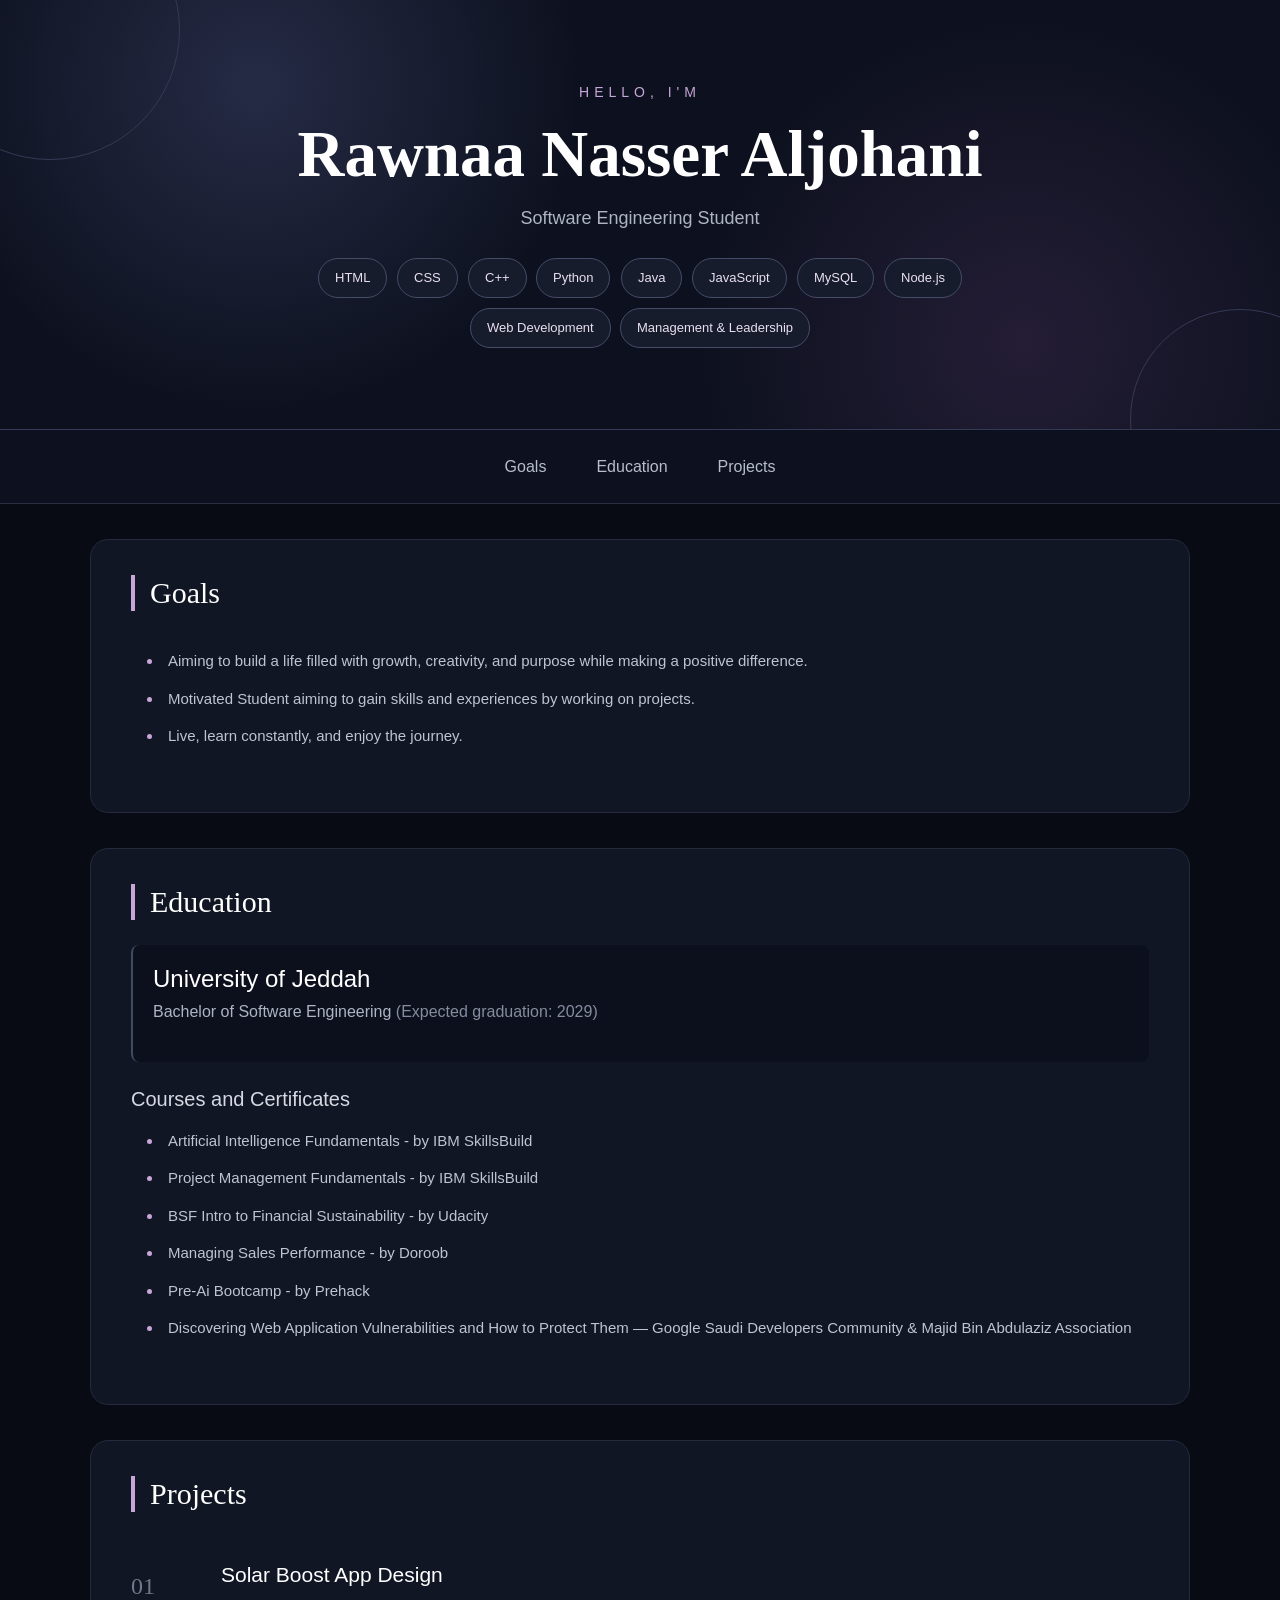
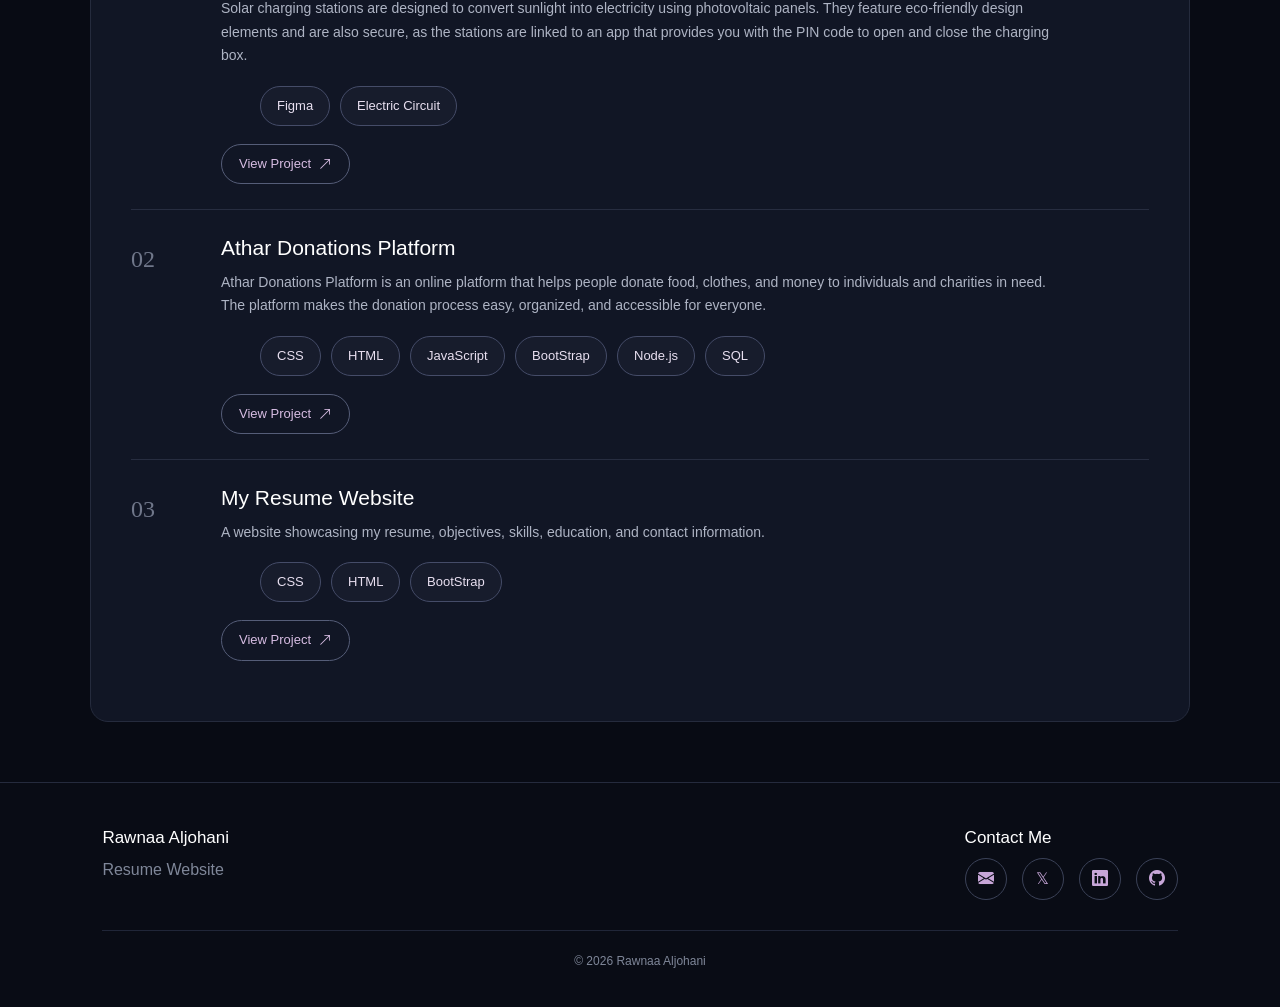
<file: index.html>
<!DOCTYPE html>
<html lang="en">
<head>
    <meta charset="UTF-8">
    <meta name="viewport" content="width=device-width, initial-scale=1.0">

    <title>Rawnaa Aljohani | Resume</title>

    <!-- Bootstrap -->
    <link href="./css/bootstrap.min.css" rel="stylesheet">

    <!-- Bootstrap Icons -->
    <link rel="stylesheet"
          href="https://cdn.jsdelivr.net/npm/bootstrap-icons@1.10.5/font/bootstrap-icons.css">

    <!-- CSS -->
    <link href="./css/style.css" rel="stylesheet">
</head>

<body>

    <header class="hero">

        <div class="hero-content">

            <p class="hello">HELLO, I'M</p>

            <h1>Rawnaa Nasser Aljohani</h1>

            <p class="subtitle">Software Engineering Student</p>

            <!-- Skills Tags -->
            <div class="skills-tags">

                <span class="skill-tag">HTML</span>
                <span class="skill-tag">CSS</span>
                <span class="skill-tag">C++</span>
                <span class="skill-tag">Python</span>
                <span class="skill-tag">Java</span>
                <span class="skill-tag">JavaScript</span>
                <span class="skill-tag">MySQL</span>
                <span class="skill-tag">Node.js</span>
                <span class="skill-tag">Web Development</span>
                <span class="skill-tag">Management & Leadership</span>
                

            </div>

        </div>

    </header>


    <!--  NAVBAR  -->

    <nav class="navbar navbar-expand">
        <div class="container justify-content-center">

            <ul class="nav">

                <li class="nav-item">
                    <a class="nav-link" href="#Objectives">Goals</a>
                </li>

                <li class="nav-item">
                    <a class="nav-link" href="#Education">Education</a>
                </li>

                <li class="nav-item">
                    <a class="nav-link" href="#Projects">Projects</a>
                </li>

            </ul>

        </div>
    </nav>


    <!-- GOALS  -->

    <section class="box reveal" id="Objectives">

        <h3>Goals</h3>

        <ul>

            <li>
                Aiming to build a life filled with growth, creativity,
                and purpose while making a positive difference.
            </li>

            <li>
                Motivated Student aiming to gain skills and experiences
                by working on projects.
            </li>

            <li>
                Live, learn constantly, and enjoy the journey.
            </li>

        </ul>

    </section>


    <!-- EDUCATION -->

    <section class="box reveal" id="Education">

        <h3>Education</h3>

        <div class="education-item">

            <h4>University of Jeddah</h4>

            <p>
                Bachelor of Software Engineering
                <span>(Expected graduation: 2029)</span>
            </p>

        </div>


        <h5 class="certificate-title">
            Courses and Certificates
        </h5>

        <ul>

            <li>
                Artificial Intelligence Fundamentals -
                by IBM SkillsBuild
            </li>

            <li>
                Project Management Fundamentals -
                by IBM SkillsBuild
            </li>

            <li>
                BSF Intro to Financial Sustainability -
                by Udacity
            </li>

            <li>
                Managing Sales Performance -
                by Doroob
            </li>

            <li>
                Pre-Ai Bootcamp - by Prehack
            </li>

            <li>
                Discovering Web Application Vulnerabilities
                and How to Protect Them — Google Saudi Developers
                Community & Majid Bin Abdulaziz Association
            </li>

        </ul>

    </section>


    <!-- PROJECTS  -->

    <section class="box reveal" id="Projects">

        <h3>Projects</h3>


        <div class="project">

            <div class="project-number">01</div>

            <div class="project-content">

                <h5>Solar Boost App Design</h5>

                <p>
                    Solar charging stations are designed to convert
                    sunlight into electricity using photovoltaic panels.
                    They feature eco-friendly design elements and are
                    also secure, as the stations are linked to an app
                    that provides you with the PIN code to open and
                    close the charging box.
                </p>
                <p class="tech-tags">
                <span class="skill-tag">Figma</span>
                    <span class="skill-tag">Electric Circuit</span>
                </p>
                <a href="./media/solar_boost.pdf">
                    View Project <i class="bi bi-arrow-up-right"></i>
                </a>

                    
            </div>

        </div>

<!--
        <div class="project">

            <div class="project-number">02</div>

            <div class="project-content">

                <h5>Internship Management System</h5>

                <p>
                    Centralized platform that connects students,
                    universities, and companies to make the internship
                    process easier.
                </p>

                <a href="./media/SE report.pdf">
                    View Project <i class="bi bi-arrow-up-right"></i>
                </a>

            </div>

        </div>


        <div class="project">

            <div class="project-number">03</div>

            <div class="project-content">

                <h5>Health Tracker Database</h5>

                <p>
                    A user-friendly app that helps people keep track
                    of their health, fitness, and diet. It allows users
                    to log daily health information and see their
                    progress and achievements over time.
                </p>

                <a href="./media/Database_project_Report_final.pdf">
                    View Project <i class="bi bi-arrow-up-right"></i>
                </a>

            </div>

        </div>

-->
        <div class="project">

            <div class="project-number">02</div>

            <div class="project-content">

                <h5>Athar Donations Platform</h5>

                <p>
                    Athar Donations Platform is an online platform
                    that helps people donate food, clothes, and money
                    to individuals and charities in need. The platform
                    makes the donation process easy, organized, and
                    accessible for everyone.
                </p>
                <p class="tech-tags">
                <span class="skill-tag">CSS</span>
                    <span class="skill-tag">HTML</span>
                    <span class="skill-tag">JavaScript</span>
                    <span class="skill-tag">BootStrap</span>
                    <span class="skill-tag">Node.js</span>
                    <span class="skill-tag">SQL</span>
                </p>

                <a href="https://athar-website-2.onrender.com/">
                    View Project <i class="bi bi-arrow-up-right"></i>
                </a>

            </div>

        </div>


        <div class="project">

            <div class="project-number">03</div>

            <div class="project-content">

                <h5>My Resume Website</h5>

                <p>
                    A website showcasing my resume, objectives,
                    skills, education, and contact information.
                </p>
                
                <p class="tech-tags">
                <span class="skill-tag">CSS</span>
                    <span class="skill-tag">HTML</span>
                     <span class="skill-tag">BootStrap</span>
                </p>
                <a href="index.html">
                    View Project <i class="bi bi-arrow-up-right"></i>
                </a>

            </div>

        </div>

    </section>


    <!-- FOOTER  -->

    <footer>

        <div class="footer-content">

            <div>

                <h5>Rawnaa Aljohani</h5>

                <p>Resume Website</p>

            </div>


            <div>

                <h5>Contact Me</h5>

                <div class="social-links">

                    <a href="mailto:rawnaa.121@gmail.com">
                        <i class="bi bi-envelope-fill"></i>
                    </a>

                    <a href="https://x.com/rawnaljo?s=21"
                      target="_blank"
                      rel="noopener noreferrer"
                      aria-label="X">
                      <span class="x-icon">𝕏</span>
                    </a>

                    <a href="
https://www.linkedin.com/in/rawnaa-aljohani-b69aa2432?utm_source=share_via&utm_content=profile&utm_medium=member_ios"
                      target="_blank"
                      rel="noopener noreferrer"
                       aria-label="LinkedIn">
                        <i class="bi bi-linkedin"></i>
                    </a>
                    
                    <a href="https://github.com/Rawna-N"
                       target="_blank">
                        <i class="bi bi-github"></i>
                    </a>

                </div>

            </div>

        </div>

        <p class="copyright">
            © 2026 Rawnaa Aljohani
        </p>

    </footer>


    <!--  ANIMATION SCRIPT  -->

    <script>

        const sections =
            document.querySelectorAll(".reveal");

        const observer =
            new IntersectionObserver(
                (entries) => {

                    entries.forEach(entry => {

                        if (entry.isIntersecting) {

                            entry.target.classList.add("active");

                        }

                    });

                },
                {
                    threshold: 0.15
                }
            );


        sections.forEach(section => {

            observer.observe(section);

        });

    </script>

</body>
</html>
</file>
<file: css/style.css>
* {
    margin: 0;
    padding: 0;
    box-sizing: border-box;
}

html {
    scroll-behavior: smooth;
}

body {
    background: #080b14;
    color: #e8e8ed;
    font-family: Arial, Helvetica, sans-serif;
    line-height: 1.7;
}


/* ================= HERO ================= */

.hero {
    min-height: 430px;
    display: flex;
    justify-content: center;
    align-items: center;
    text-align: center;

    background:
        radial-gradient(circle at 20% 20%, #252b45 0%, transparent 30%),
        radial-gradient(circle at 80% 80%, #241d35 0%, transparent 30%),
        #0d111f;

    border-bottom: 1px solid #343a55;

    position: relative;
    overflow: hidden;
}


/* Animated circles */

.hero::before,
.hero::after {
    content: "";
    position: absolute;
    border-radius: 50%;
    border: 1px solid #343a55;
    animation: float 8s ease-in-out infinite;
}

.hero::before {
    width: 260px;
    height: 260px;
    top: -100px;
    left: -80px;
}

.hero::after {
    width: 220px;
    height: 220px;
    bottom: -100px;
    right: -70px;
    animation-delay: 2s;
}


.hero-content {
    position: relative;
    z-index: 2;
    animation: heroReveal 1.2s ease forwards;
}


.hello {
    color: #c7a6d8;
    font-size: 14px;
    letter-spacing: 5px;
    margin-bottom: 10px;
}


.hero h1 {
    color: #ffffff;
    font-family: Georgia, "Times New Roman", serif;
    font-size: clamp(38px, 6vw, 65px);
    font-weight: bold;
    margin-bottom: 10px;
}


.subtitle {
    color: #aeb4c4;
    font-size: 18px;
    margin-bottom: 25px;
}


/*  SKILLS TAGS  */

.skills-tags {
    display: flex;
    justify-content: center;
    align-items: center;
    flex-wrap: wrap;
    gap: 10px;
    max-width: 750px;
    margin: auto;
}


.skill-tag {
    color: #e8dff0;
    background: #171c2c;
    border: 1px solid #454c68;

    padding: 8px 16px;
    border-radius: 30px;

    font-size: 13px;

    transition:
        transform 0.3s ease,
        background 0.3s ease,
        border-color 0.3s ease,
        color 0.3s ease;

    animation: tagAppear 0.7s ease both;
}


.skill-tag:nth-child(1) { animation-delay: .1s; }
.skill-tag:nth-child(2) { animation-delay: .2s; }
.skill-tag:nth-child(3) { animation-delay: .3s; }
.skill-tag:nth-child(4) { animation-delay: .4s; }
.skill-tag:nth-child(5) { animation-delay: .5s; }
.skill-tag:nth-child(6) { animation-delay: .6s; }
.skill-tag:nth-child(7) { animation-delay: .7s; }


.skill-tag:hover {
    transform: translateY(-5px);
    background: #292f47;
    border-color: #c7a6d8;
    color: #ffffff;
}


/*  NAVBAR  */

.navbar {
    background: #0d111f !important;
    border-bottom: 1px solid #292e42;

    position: sticky;
    top: 0;
    z-index: 1000;

    backdrop-filter: blur(10px);
}


.nav {
    gap: 10px;
}


.nav-link {
    color: #b8bdcb !important;
    text-decoration: none;

    padding: 15px 20px !important;

    position: relative;

    transition:
        color 0.3s ease,
        transform 0.3s ease;
}


.nav-link::after {
    content: "";
    position: absolute;

    width: 0;
    height: 2px;

    left: 50%;
    bottom: 5px;

    background: #c7a6d8;

    transition:
        width 0.3s ease,
        left 0.3s ease;
}


.nav-link:hover {
    color: #ffffff !important;
    transform: translateY(-2px);
}


.nav-link:hover::after {
    width: 60%;
    left: 20%;
}


/*  SECTIONS  */

.box {
    background: #111625;

    border: 1px solid #252b3d;
    border-radius: 18px;

    padding: 35px 40px;
    margin: 35px auto;

    width: 90%;
    max-width: 1100px;

    display: flex;
    flex-direction: column;

    transition:
        transform 0.4s ease,
        border-color 0.4s ease,
        box-shadow 0.4s ease;
}


.box:hover {
    transform: translateY(-4px);
    border-color: #3d455f;
    box-shadow: 0 15px 40px rgba(0, 0, 0, 0.25);
}


.box h3 {
    color: #ffffff;

    border-left: 4px solid #c7a6d8;

    padding-left: 15px;
    margin-bottom: 25px;

    font-size: 30px;

    font-family: Georgia, "Times New Roman", serif;
}


.box li {
    margin: 12px 0;
    padding-left: 5px;

    color: #bfc4d0;
    font-size: 15px;
}


.box li::marker {
    color: #c7a6d8;
}


/* EDUCATION */

.education-item {
    background: #0c101c;

    border-left: 2px solid #414963;

    padding: 20px;
    border-radius: 8px;

    margin-bottom: 25px;

    transition:
        transform 0.3s ease,
        border-color 0.3s ease;
}


.education-item:hover {
    transform: translateX(8px);
    border-color: #c7a6d8;
}


.education-item h4 {
    color: #ffffff;
    margin-bottom: 5px;
}


.education-item p {
    color: #aeb4c4;
}


.education-item span {
    color: #858c9f;
}


.certificate-title {
    color: #d6d9e2;
    margin-bottom: 5px;
}


/*  PROJECTS  */

.project {
    display: grid;
    grid-template-columns: 70px 1fr;

    gap: 20px;

    padding: 25px 0;

    border-bottom: 1px solid #272d40;

    transition:
        transform 0.35s ease,
        padding-left 0.35s ease;
}


.project:last-child {
    border-bottom: none;
}


.project:hover {
    transform: translateX(8px);
    padding-left: 8px;
}


.project-number {
    color: #70778a;

    font-family: Georgia, serif;
    font-size: 24px;

    padding-top: 4px;

    transition: color 0.3s ease;
}


.project:hover .project-number {
    color: #c7a6d8;
}


.project h5 {
    color: #ffffff;

    font-size: 21px;
    margin-bottom: 10px;

    transition: color 0.3s ease;
}


.project:hover h5 {
    color: #d9c2e3;
}


.project p {
    color: #aeb4c4;

    font-size: 14px;

    max-width: 850px;

    margin-bottom: 18px;
}


.project a {
    display: inline-flex;
    align-items: center;
    gap: 8px;

    background: transparent;

    color: #d7bde3;

    border: 1px solid #555d78;

    border-radius: 30px;

    padding: 8px 17px;

    text-decoration: none;

    font-size: 13px;

    transition:
        background 0.3s ease,
        color 0.3s ease,
        transform 0.3s ease,
        border-color 0.3s ease;
}


.project a:hover {
    background: #c7a6d8;
    color: #0b0e17;

    border-color: #c7a6d8;

    transform: translateY(-3px);
}


.project a i {
    transition: transform 0.3s ease;
}


.project a:hover i {
    transform: translate(3px, -3px);
}

.tech-tags {
    display: flex;
    justify-content: left;
    flex-wrap: wrap;
    gap: 10px;
    max-width: 750px;
    margin: auto;
}

/*  FOOTER  */

footer {
    background: #090c15;

    border-top: 1px solid #252b3d;

    padding: 45px 8% 20px;

    margin-top: 60px;
}


.footer-content {
    display: flex;

    justify-content: space-between;
    align-items: center;

    gap: 30px;

    max-width: 1100px;
    margin: auto;
}


footer h5 {
    color: #ffffff;
    font-size: 17px;
}


footer p {
    color: #7f8799;
}


.social-links {
    display: flex;
    gap: 15px;

    margin-top: 10px;
}


.social-links a {
    width: 42px;
    height: 42px;

    display: flex;
    align-items: center;
    justify-content: center;

    border: 1px solid #3b4258;
    border-radius: 50%;

    color: #c7a6d8;

    text-decoration: none;

    transition:
        transform 0.3s ease,
        background 0.3s ease,
        color 0.3s ease;
}


.social-links a:hover {
    transform: translateY(-5px) rotate(5deg);

    background: #c7a6d8;
    color: #0b0e17;
}


.copyright {
    text-align: center;

    border-top: 1px solid #202638;

    margin-top: 30px;
    padding-top: 20px;

    font-size: 12px;
}


/* SCROLL  */

.reveal {
    opacity: 0;
    transform: translateY(45px);

    transition:
        opacity 0.8s ease,
        transform 0.8s ease;
}


.reveal.active {
    opacity: 1;
    transform: translateY(0);
}


@keyframes heroReveal {

    from {
        opacity: 0;
        transform: translateY(25px);
    }

    to {
        opacity: 1;
        transform: translateY(0);
    }

}


@keyframes tagAppear {

    from {
        opacity: 0;
        transform: translateY(15px) scale(0.9);
    }

    to {
        opacity: 1;
        transform: translateY(0) scale(1);
    }

}


@keyframes float {

    0%, 100% {
        transform: translate(0, 0);
    }

    50% {
        transform: translate(25px, -20px);
    }

}


/* ================= RESPONSIVE ================= */

@media (max-width: 576px) {

    .hero {
        min-height: 480px;
        padding: 50px 20px;
    }


    .hero h1 {
        font-size: 38px;
    }


    .subtitle {
        font-size: 16px;
    }


    .skills-tags {
        gap: 8px;
    }


    .skill-tag {
        font-size: 12px;
        padding: 7px 12px;
    }


    .nav {
        flex-wrap: wrap;
        justify-content: center;
    }


    .nav-link {
        padding: 12px 8px !important;
        font-size: 13px;
    }


    .box {
        width: 92%;
        padding: 25px 20px;
        margin: 25px auto;
    }


    .box h3 {
        font-size: 26px;
    }


    .project {
        grid-template-columns: 45px 1fr;
        gap: 10px;
    }


    .project-number {
        font-size: 18px;
    }


    .project h5 {
        font-size: 18px;
    }


    .footer-content {
        flex-direction: column;
        text-align: center;
    }

}
</file>
